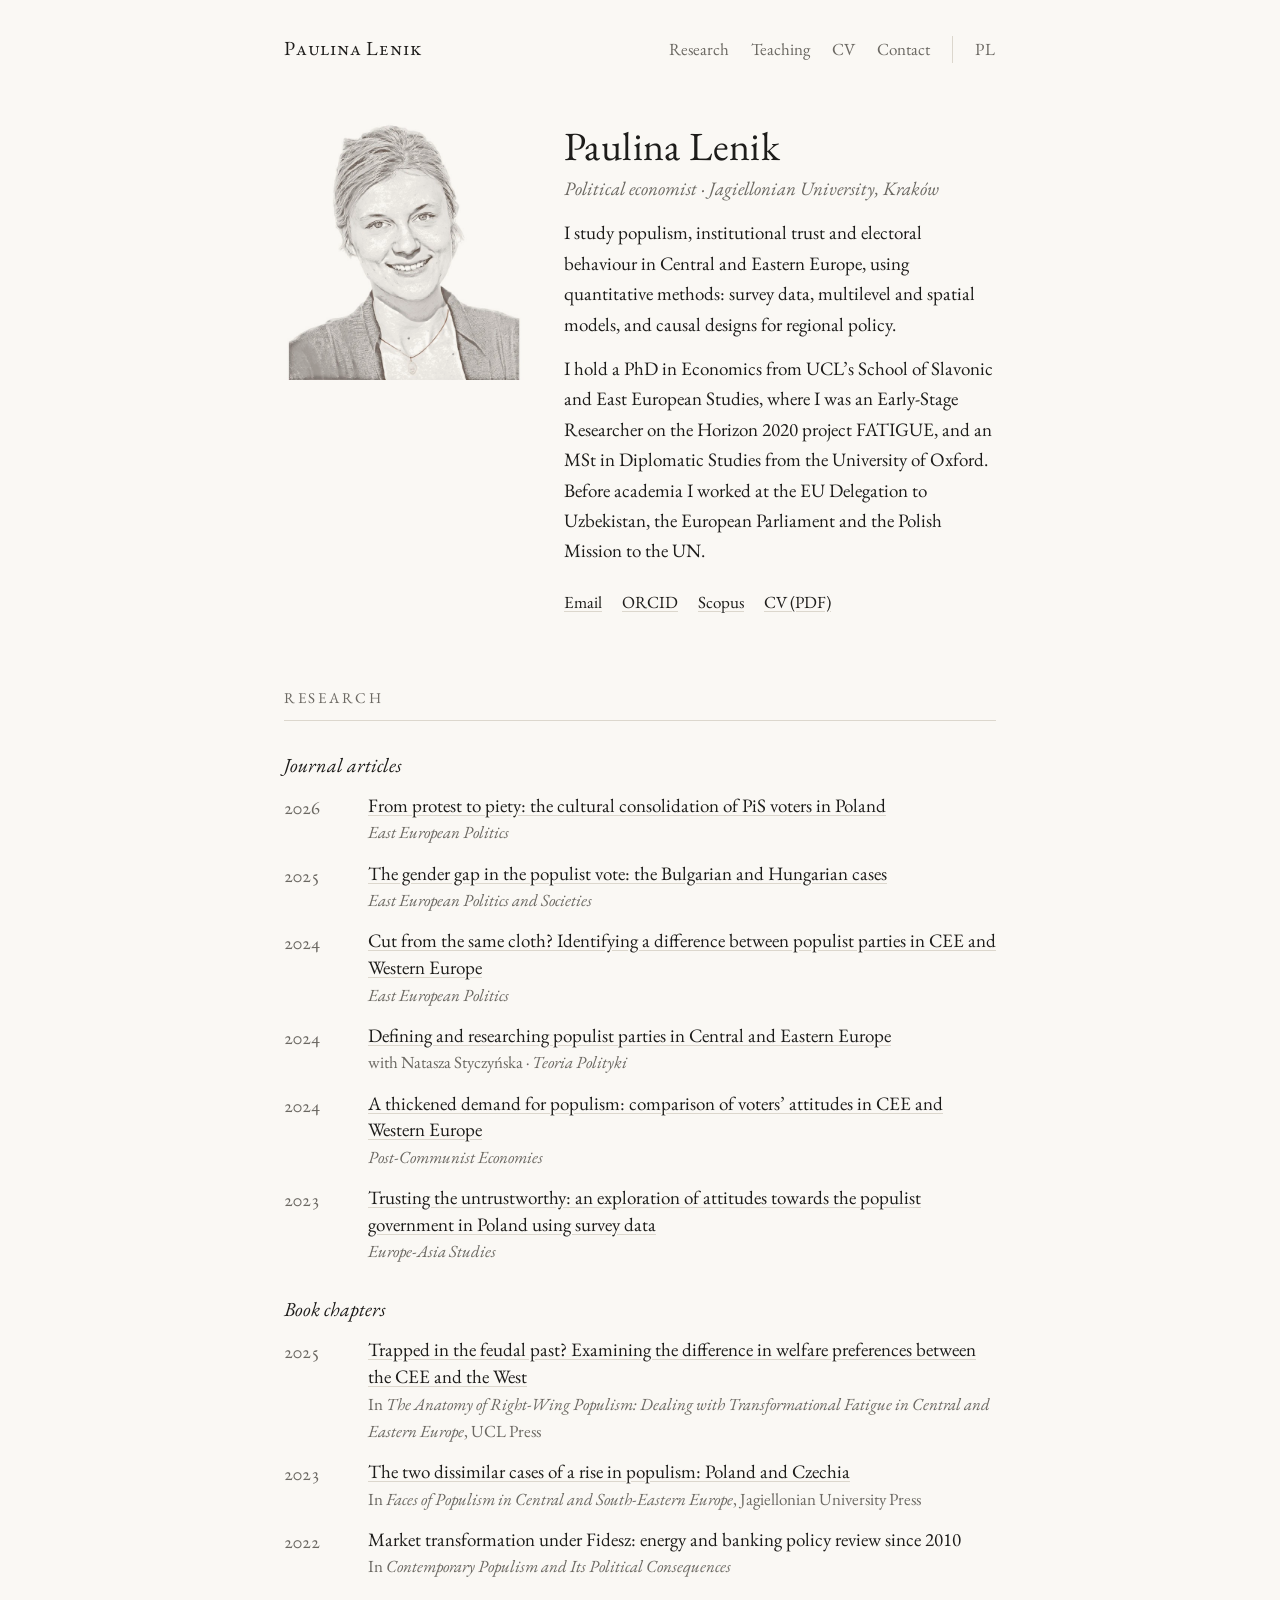
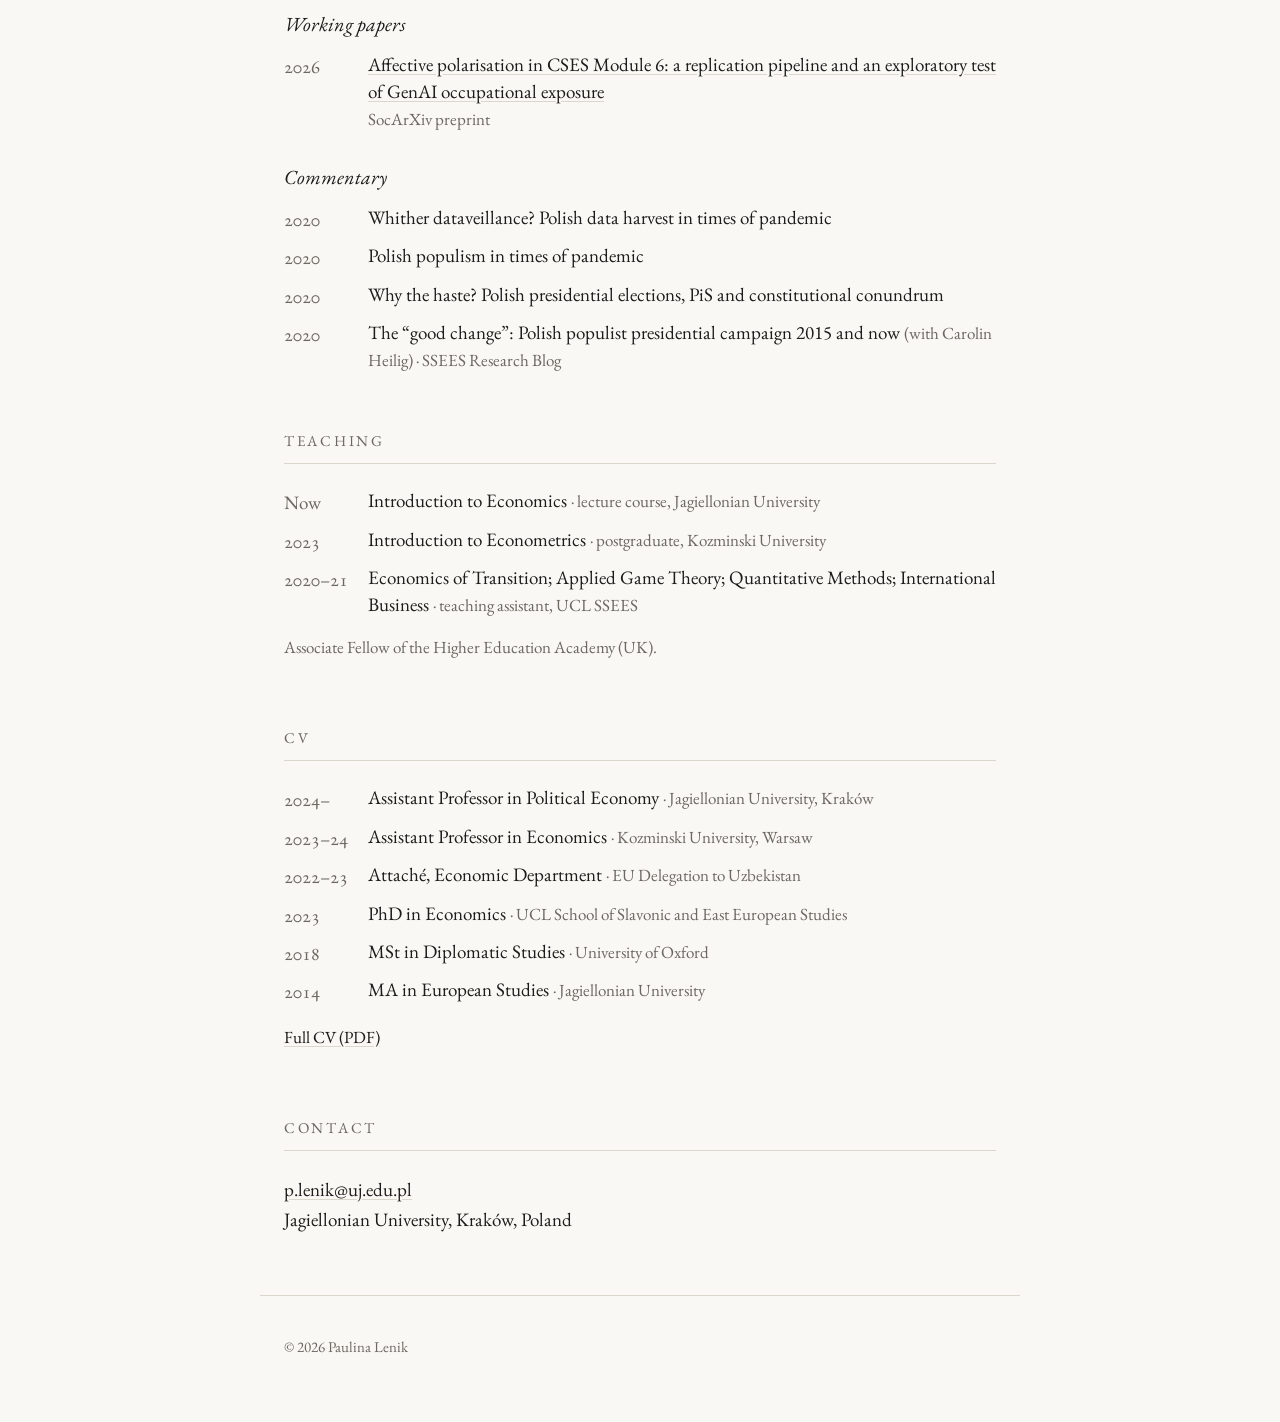
<file: index.html>
<!doctype html>
<html lang="en">
<head>
<meta charset="utf-8">
<meta name="viewport" content="width=device-width, initial-scale=1">
<title>Paulina Lenik · Political Economist</title>
<meta name="description" content="Paulina Lenik, political economist at the Jagiellonian University in Kraków. Quantitative research on populism, institutional trust and electoral behaviour in Central and Eastern Europe.">
<meta name="author" content="Paulina Lenik">
<link rel="canonical" href="https://paulinalenik.pl/">
<link rel="alternate" hreflang="en" href="https://paulinalenik.pl/">
<link rel="alternate" hreflang="pl" href="https://paulinalenik.pl/pl/">
<meta property="og:title" content="Paulina Lenik · Political Economist">
<meta property="og:description" content="Quantitative research on populism, institutional trust and electoral behaviour in Central and Eastern Europe.">
<meta property="og:image" content="https://paulinalenik.pl/images/portrait.jpg">
<meta property="og:url" content="https://paulinalenik.pl/">
<meta property="og:type" content="profile">
<link rel="icon" href="favicon.ico" sizes="any">
<link rel="icon" type="image/png" sizes="32x32" href="favicon-32.png">
<link rel="icon" type="image/png" sizes="512x512" href="https://paulinalenik.pl/icon-512.png">
<link rel="apple-touch-icon" href="apple-touch-icon.png">
<meta name="theme-color" content="#faf8f4">
<link rel="preconnect" href="https://fonts.googleapis.com">
<link rel="preconnect" href="https://fonts.gstatic.com" crossorigin>
<link href="https://fonts.googleapis.com/css2?family=EB+Garamond:ital,wght@0,400;0,500;1,400&display=swap" rel="stylesheet">
<!-- MOURNING (auto-expires after 11 Nov 2026) - safe to delete afterwards -->
<script>
  if (new Date() < new Date('2026-11-12T00:00:00+01:00')) {
    document.documentElement.classList.add('mourning');
    document.addEventListener('DOMContentLoaded', function () {
      var b = document.createElement('div');
      b.className = 'mourning-bar';
      b.textContent = document.documentElement.lang === 'pl'
        ? 'Żałoba po ofiarach zamachu w Krakowie z 7 listopada.'
        : 'In mourning for the victims of the attack in Kraków on 7 November.';
      document.body.prepend(b);
    });
  }
</script>
<style>
  html.mourning { filter: grayscale(100%); }
  .mourning-bar { background:#111; color:#fff; text-align:center; padding:.5rem 1rem; font-size:.95rem; }
</style>
<!-- /MOURNING -->
<link rel="stylesheet" href="style.css">
<script type="application/ld+json">
{
  "@context": "https://schema.org",
  "@type": "Person",
  "name": "Paulina Lenik",
  "url": "https://paulinalenik.pl/",
  "image": "https://paulinalenik.pl/images/portrait.jpg",
  "email": "mailto:p.lenik@uj.edu.pl",
  "jobTitle": "Political Economist",
  "affiliation": {"@type": "CollegeOrUniversity", "name": "Jagiellonian University"},
  "alumniOf": ["University College London", "University of Oxford", "Jagiellonian University", "Cracow University of Economics"],
  "sameAs": [
    "https://orcid.org/0000-0002-7423-6345",
    "https://www.scopus.com/authid/detail.uri?authorId=58243899300"
  ]
}
</script>
</head>
<body>

<header class="site">
  <a class="name" href="#">Paulina Lenik</a>
  <nav>
    <a href="#research">Research</a>
    <a href="#teaching">Teaching</a>
    <a href="#cv">CV</a>
    <a href="#contact">Contact</a>
    <a class="lang" href="pl/" hreflang="pl" lang="pl">PL</a>
  </nav>
</header>

<main>

<!-- ============ ABOUT ============ -->
<section class="intro">
  <figure class="sketch portrait">
    <img src="images/portrait.jpg" alt="Portrait of Paulina Lenik" width="640" height="694">
  </figure>
  <div>
    <h1>Paulina Lenik</h1>
    <p class="role">Political economist · Jagiellonian University, Kraków</p>
    <p>I study populism, institutional trust and electoral behaviour in Central and Eastern Europe, using quantitative methods: survey data, multilevel and spatial models, and causal designs for regional policy.</p>
    <p>I hold a PhD in Economics from UCL’s School of Slavonic and East European Studies, where I was an Early-Stage Researcher on the Horizon 2020 project FATIGUE, and an MSt in Diplomatic Studies from the University of Oxford. Before academia I worked at the EU Delegation to Uzbekistan, the European Parliament and the Polish Mission to the UN.</p>
    <p class="links">
      <a href="mailto:p.lenik@uj.edu.pl">Email</a>
      <a href="https://orcid.org/0000-0002-7423-6345">ORCID</a>
      <a href="https://www.scopus.com/authid/detail.uri?authorId=58243899300">Scopus</a>
      <a href="cv.pdf">CV (PDF)</a>
      <!-- Add when ready:
      <a href="https://scholar.google.com/citations?user=XXXX">Google Scholar</a>
      -->
    </p>
  </div>
</section>

<!-- ============ RESEARCH ============
     To add a paper: copy one <li>…</li> block and edit it. Newest first. -->
<section id="research">
  <h2>Research</h2>

  <h3>Journal articles</h3>
  <ol class="pubs">
    <li><span class="yr">2026</span>
      <span class="t"><a href="https://doi.org/10.1080/21599165.2026.2686990">From protest to piety: the cultural consolidation of PiS voters in Poland</a></span>
      <span class="v"><em>East European Politics</em></span></li>
    <li><span class="yr">2025</span>
      <span class="t"><a href="https://doi.org/10.1177/08883254251335941">The gender gap in the populist vote: the Bulgarian and Hungarian cases</a></span>
      <span class="v"><em>East European Politics and Societies</em></span></li>
    <li><span class="yr">2024</span>
      <span class="t"><a href="https://doi.org/10.1080/21599165.2024.2410005">Cut from the same cloth? Identifying a difference between populist parties in CEE and Western Europe</a></span>
      <span class="v"><em>East European Politics</em></span></li>
    <li><span class="yr">2024</span>
      <span class="t"><a href="https://doi.org/10.4467/25440845TP.24.008.20600">Defining and researching populist parties in Central and Eastern Europe</a></span>
      <span class="v">with Natasza Styczyńska · <em>Teoria Polityki</em></span></li>
    <li><span class="yr">2024</span>
      <span class="t"><a href="https://doi.org/10.1080/14631377.2023.2287767">A thickened demand for populism: comparison of voters’ attitudes in CEE and Western Europe</a></span>
      <span class="v"><em>Post-Communist Economies</em></span></li>
    <li><span class="yr">2023</span>
      <span class="t"><a href="https://doi.org/10.1080/09668136.2023.2192897">Trusting the untrustworthy: an exploration of attitudes towards the populist government in Poland using survey data</a></span>
      <span class="v"><em>Europe-Asia Studies</em></span></li>
  </ol>

  <h3>Book chapters</h3>
  <ol class="pubs">
    <li><span class="yr">2025</span>
      <span class="t"><a href="https://doi.org/10.14324/111.9781800086777">Trapped in the feudal past? Examining the difference in welfare preferences between the CEE and the West</a></span>
      <span class="v">In <em>The Anatomy of Right-Wing Populism: Dealing with Transformational Fatigue in Central and Eastern Europe</em>, UCL Press</span></li>
    <li><span class="yr">2023</span>
      <span class="t"><a href="https://doi.org/10.4467/K7466.155/22.23.17542">The two dissimilar cases of a rise in populism: Poland and Czechia</a></span>
      <span class="v">In <em>Faces of Populism in Central and South-Eastern Europe</em>, Jagiellonian University Press</span></li>
    <li><span class="yr">2022</span>
      <span class="t">Market transformation under Fidesz: energy and banking policy review since 2010</span>
      <span class="v">In <em>Contemporary Populism and Its Political Consequences</em></span></li>
  </ol>

  <h3>Working papers</h3>
  <ol class="pubs">
    <li><span class="yr">2026</span>
      <span class="t"><a href="https://doi.org/10.31235/osf.io/4jf2m_v1">Affective polarisation in CSES Module 6: a replication pipeline and an exploratory test of GenAI occupational exposure</a></span>
      <span class="v">SocArXiv preprint</span></li>
  </ol>

  <h3>Commentary</h3>
  <ol class="pubs compact">
    <li><span class="yr">2020</span><span class="t">Whither dataveillance? Polish data harvest in times of pandemic</span></li>
    <li><span class="yr">2020</span><span class="t">Polish populism in times of pandemic</span></li>
    <li><span class="yr">2020</span><span class="t">Why the haste? Polish presidential elections, PiS and constitutional conundrum</span></li>
    <li><span class="yr">2020</span><span class="t">The “good change”: Polish populist presidential campaign 2015 and now <span class="v">(with Carolin Heilig) · SSEES Research Blog</span></span></li>
  </ol>
</section>


<!-- ============ TEACHING ============ -->
<section id="teaching">
  <h2>Teaching</h2>
  <ol class="pubs compact">
    <li><span class="yr">Now</span><span class="t">Introduction to Economics <span class="v">· lecture course, Jagiellonian University</span></span></li>
    <li><span class="yr">2023</span><span class="t">Introduction to Econometrics <span class="v">· postgraduate, Kozminski University</span></span></li>
    <li><span class="yr">2020–21</span><span class="t">Economics of Transition; Applied Game Theory; Quantitative Methods; International Business <span class="v">· teaching assistant, UCL SSEES</span></span></li>
  </ol>
  <p class="note">Associate Fellow of the Higher Education Academy (UK).</p>
</section>

<!-- ============ CV ============ -->
<section id="cv">
  <h2>CV</h2>
  <ol class="pubs compact">
    <li><span class="yr">2024–</span><span class="t">Assistant Professor in Political Economy <span class="v">· Jagiellonian University, Kraków</span></span></li>
    <li><span class="yr">2023–24</span><span class="t">Assistant Professor in Economics <span class="v">· Kozminski University, Warsaw</span></span></li>
    <li><span class="yr">2022–23</span><span class="t">Attaché, Economic Department <span class="v">· EU Delegation to Uzbekistan</span></span></li>
    <li><span class="yr">2023</span><span class="t">PhD in Economics <span class="v">· UCL School of Slavonic and East European Studies</span></span></li>
    <li><span class="yr">2018</span><span class="t">MSt in Diplomatic Studies <span class="v">· University of Oxford</span></span></li>
    <li><span class="yr">2014</span><span class="t">MA in European Studies <span class="v">· Jagiellonian University</span></span></li>
  </ol>
  <p class="note"><a href="cv.pdf">Full CV (PDF)</a></p>
</section>

<!-- ============ CONTACT ============ -->
<section id="contact">
  <h2>Contact</h2>
  <p><a href="mailto:p.lenik@uj.edu.pl">p.lenik@uj.edu.pl</a><br>
  Jagiellonian University, Kraków, Poland</p>
</section>

</main>

<footer>
  <p>© 2026 Paulina Lenik</p>
</footer>

</body>
</html>
</file>
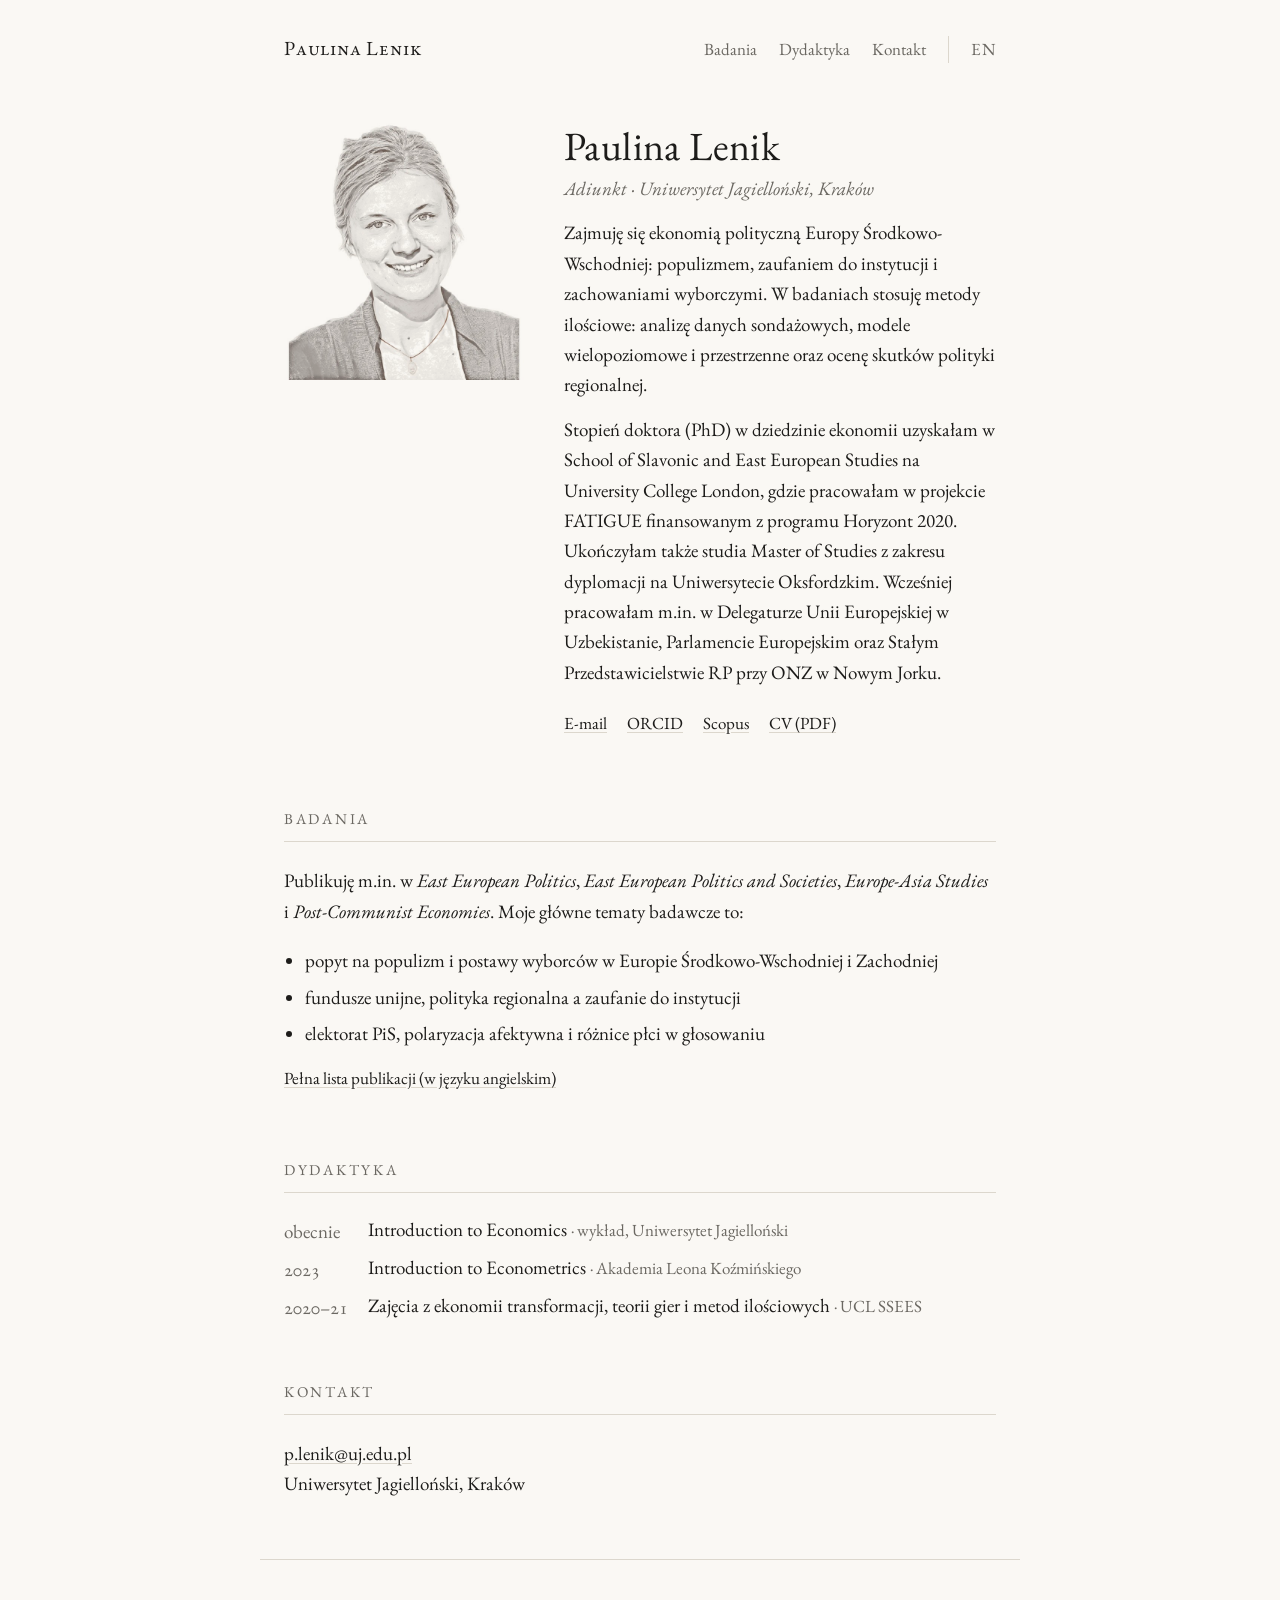
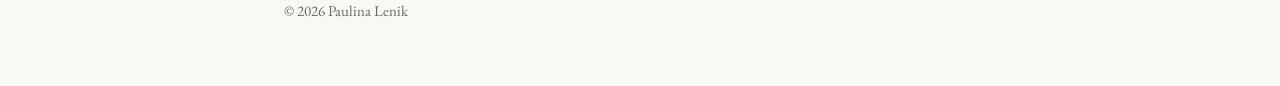
<file: pl/index.html>
<!doctype html>
<html lang="pl">
<head>
<meta charset="utf-8">
<meta name="viewport" content="width=device-width, initial-scale=1">
<title>Paulina Lenik · Uniwersytet Jagielloński</title>
<meta name="description" content="Paulina Lenik, adiunkt na Uniwersytecie Jagiellońskim w Krakowie. Badania ilościowe nad populizmem, zaufaniem do instytucji i zachowaniami wyborczymi w Europie Środkowo-Wschodniej.">
<meta name="author" content="Paulina Lenik">
<link rel="canonical" href="https://paulinalenik.pl/pl/">
<link rel="alternate" hreflang="en" href="https://paulinalenik.pl/">
<link rel="alternate" hreflang="pl" href="https://paulinalenik.pl/pl/">
<meta property="og:title" content="Paulina Lenik · Uniwersytet Jagielloński">
<meta property="og:description" content="Badania ilościowe nad populizmem, zaufaniem do instytucji i zachowaniami wyborczymi w Europie Środkowo-Wschodniej.">
<meta property="og:image" content="https://paulinalenik.pl/images/portrait.jpg">
<meta property="og:url" content="https://paulinalenik.pl/pl/">
<meta property="og:locale" content="pl_PL">
<link rel="icon" href="../favicon.ico" sizes="any">
<link rel="icon" type="image/png" sizes="32x32" href="../favicon-32.png">
<link rel="icon" type="image/png" sizes="512x512" href="https://paulinalenik.pl/icon-512.png">
<link rel="apple-touch-icon" href="../apple-touch-icon.png">
<meta name="theme-color" content="#faf8f4">
<link rel="preconnect" href="https://fonts.googleapis.com">
<link rel="preconnect" href="https://fonts.gstatic.com" crossorigin>
<link href="https://fonts.googleapis.com/css2?family=EB+Garamond:ital,wght@0,400;0,500;1,400&display=swap" rel="stylesheet">
<!-- MOURNING (auto-expires after 11 Nov 2026) - safe to delete afterwards -->
<script>
  if (new Date() < new Date('2026-11-12T00:00:00+01:00')) {
    document.documentElement.classList.add('mourning');
    document.addEventListener('DOMContentLoaded', function () {
      var b = document.createElement('div');
      b.className = 'mourning-bar';
      b.textContent = document.documentElement.lang === 'pl'
        ? 'Żałoba po ofiarach zamachu w Krakowie z 7 listopada.'
        : 'In mourning for the victims of the attack in Kraków on 7 November.';
      document.body.prepend(b);
    });
  }
</script>
<style>
  html.mourning { filter: grayscale(100%); }
  .mourning-bar { background:#111; color:#fff; text-align:center; padding:.5rem 1rem; font-size:.95rem; }
</style>
<!-- /MOURNING -->
<link rel="stylesheet" href="../style.css">
</head>
<body>

<header class="site">
  <a class="name" href="./">Paulina Lenik</a>
  <nav>
    <a href="#badania">Badania</a>
    <a href="#dydaktyka">Dydaktyka</a>
    <a href="#kontakt">Kontakt</a>
    <a class="lang" href="../" hreflang="en" lang="en">EN</a>
  </nav>
</header>

<main>

<section class="intro">
  <figure class="sketch portrait">
    <img src="../images/portrait.jpg" alt="Portret Pauliny Lenik" width="640" height="694">
  </figure>
  <div>
    <h1>Paulina Lenik</h1>
    <p class="role">Adiunkt · Uniwersytet Jagielloński, Kraków</p>
    <p>Zajmuję się ekonomią polityczną Europy Środkowo-Wschodniej: populizmem, zaufaniem do instytucji i zachowaniami wyborczymi. W badaniach stosuję metody ilościowe: analizę danych sondażowych, modele wielopoziomowe i przestrzenne oraz ocenę skutków polityki regionalnej.</p>
    <p>Stopień doktora (PhD) w dziedzinie ekonomii uzyskałam w School of Slavonic and East European Studies na University College London, gdzie pracowałam w projekcie FATIGUE finansowanym z programu Horyzont 2020. Ukończyłam także studia Master of Studies z zakresu dyplomacji na Uniwersytecie Oksfordzkim. Wcześniej pracowałam m.in. w Delegaturze Unii Europejskiej w Uzbekistanie, Parlamencie Europejskim oraz Stałym Przedstawicielstwie RP przy ONZ w Nowym Jorku.</p>
    <p class="links">
      <a href="mailto:p.lenik@uj.edu.pl">E-mail</a>
      <a href="https://orcid.org/0000-0002-7423-6345">ORCID</a>
      <a href="https://www.scopus.com/authid/detail.uri?authorId=58243899300">Scopus</a>
      <a href="cv-pl.pdf">CV (PDF)</a>
    </p>
  </div>
</section>

<section id="badania">
  <h2>Badania</h2>
  <p>Publikuję m.in. w <em>East European Politics</em>, <em>East European Politics and Societies</em>, <em>Europe-Asia Studies</em> i <em>Post-Communist Economies</em>. Moje główne tematy badawcze to:</p>
  <ul class="topics">
    <li>popyt na populizm i postawy wyborców w Europie Środkowo-Wschodniej i Zachodniej</li>
    <li>fundusze unijne, polityka regionalna a zaufanie do instytucji</li>
    <li>elektorat PiS, polaryzacja afektywna i różnice płci w głosowaniu</li>
  </ul>
  <p class="note"><a href="../#research">Pełna lista publikacji (w języku angielskim)</a></p>
</section>

<section id="dydaktyka">
  <h2>Dydaktyka</h2>
  <ol class="pubs compact">
    <li><span class="yr">obecnie</span><span class="t">Introduction to Economics <span class="v">· wykład, Uniwersytet Jagielloński</span></span></li>
    <li><span class="yr">2023</span><span class="t">Introduction to Econometrics <span class="v">· Akademia Leona Koźmińskiego</span></span></li>
    <li><span class="yr">2020–21</span><span class="t">Zajęcia z ekonomii transformacji, teorii gier i metod ilościowych <span class="v">· UCL SSEES</span></span></li>
  </ol>
</section>

<section id="kontakt">
  <h2>Kontakt</h2>
  <p><a href="mailto:p.lenik@uj.edu.pl">p.lenik@uj.edu.pl</a><br>
  Uniwersytet Jagielloński, Kraków</p>
</section>

</main>

<footer>
  <p>© 2026 Paulina Lenik</p>
</footer>

</body>
</html>
</file>
<file: style.css>
:root {
  --paper: #faf8f4;
  --ink: #1d1c1a;
  --soft: #6b6862;
  --rule: #dcd7cd;
  --link: #1d1c1a;
}

* { box-sizing: border-box; }

html { scroll-behavior: smooth; }

body {
  margin: 0;
  background: var(--paper);
  color: var(--ink);
  font: 19px/1.6 "EB Garamond", Georgia, serif;
  -webkit-font-smoothing: antialiased;
}

a { color: var(--link); text-decoration: underline; text-decoration-color: var(--rule); text-underline-offset: 3px; transition: text-decoration-color .2s; }
a:hover { text-decoration-color: var(--ink); }

header.site, main, footer { max-width: 760px; margin: 0 auto; padding: 0 24px; }

header.site {
  display: flex; justify-content: space-between; align-items: baseline; flex-wrap: wrap; gap: 8px 24px;
  padding-top: 32px; padding-bottom: 32px;
}
header.site .name { text-decoration: none; letter-spacing: .04em; font-variant: small-caps; font-size: 20px; }
header.site nav { display: flex; gap: 22px; font-size: 17px; }
header.site nav a { text-decoration: none; color: var(--soft); }
header.site nav a:hover { color: var(--ink); }
header.site nav a.lang { border-left: 1px solid var(--rule); padding-left: 22px; letter-spacing: .06em; }

.intro { display: grid; grid-template-columns: 240px 1fr; gap: 40px; align-items: start; padding: 24px 0 48px; }
h1 { font-weight: 400; font-size: 40px; line-height: 1.1; margin: 4px 0 6px; letter-spacing: .01em; }
.role { color: var(--soft); font-style: italic; margin: 0 0 20px; }
.intro p { margin: 0 0 14px; }
.links { display: flex; flex-wrap: wrap; gap: 6px 20px; margin-top: 22px !important; font-size: 17px; }

.sketch { margin: 0; }
.sketch img { display: block; width: 100%; height: auto; mix-blend-mode: multiply; }
.sketch.wide { max-width: 420px; margin: 8px auto 56px; opacity: .92; }

section { padding: 8px 0 40px; }
h2 {
  font-weight: 400; font-size: 15px; letter-spacing: .18em; text-transform: uppercase; color: var(--soft);
  margin: 0 0 24px; padding-bottom: 10px; border-bottom: 1px solid var(--rule);
}
h3 { font-weight: 400; font-style: italic; font-size: 20px; margin: 28px 0 12px; }

.pubs { list-style: none; margin: 0; padding: 0; }
.pubs li { display: grid; grid-template-columns: 72px 1fr; column-gap: 12px; margin-bottom: 14px; }
.pubs .yr { color: var(--soft); font-variant-numeric: oldstyle-nums; grid-row: span 2; }
.pubs .t { line-height: 1.4; }
.pubs .v { color: var(--soft); font-size: 17px; }
.pubs.compact li { margin-bottom: 8px; }
.topics { margin: 0 0 8px; padding-left: 1.1em; }
.topics li { margin-bottom: 6px; }
.note { color: var(--soft); font-size: 17px; margin-top: 16px; }

footer { padding-top: 24px; padding-bottom: 48px; color: var(--soft); font-size: 15px; border-top: 1px solid var(--rule); }

@media (max-width: 640px) {
  body { font-size: 18px; }
  .intro { grid-template-columns: 1fr; gap: 20px; }
  .sketch.portrait { max-width: 220px; }
  h1 { font-size: 34px; }
  .pubs li { grid-template-columns: 56px 1fr; }
}
</file>
